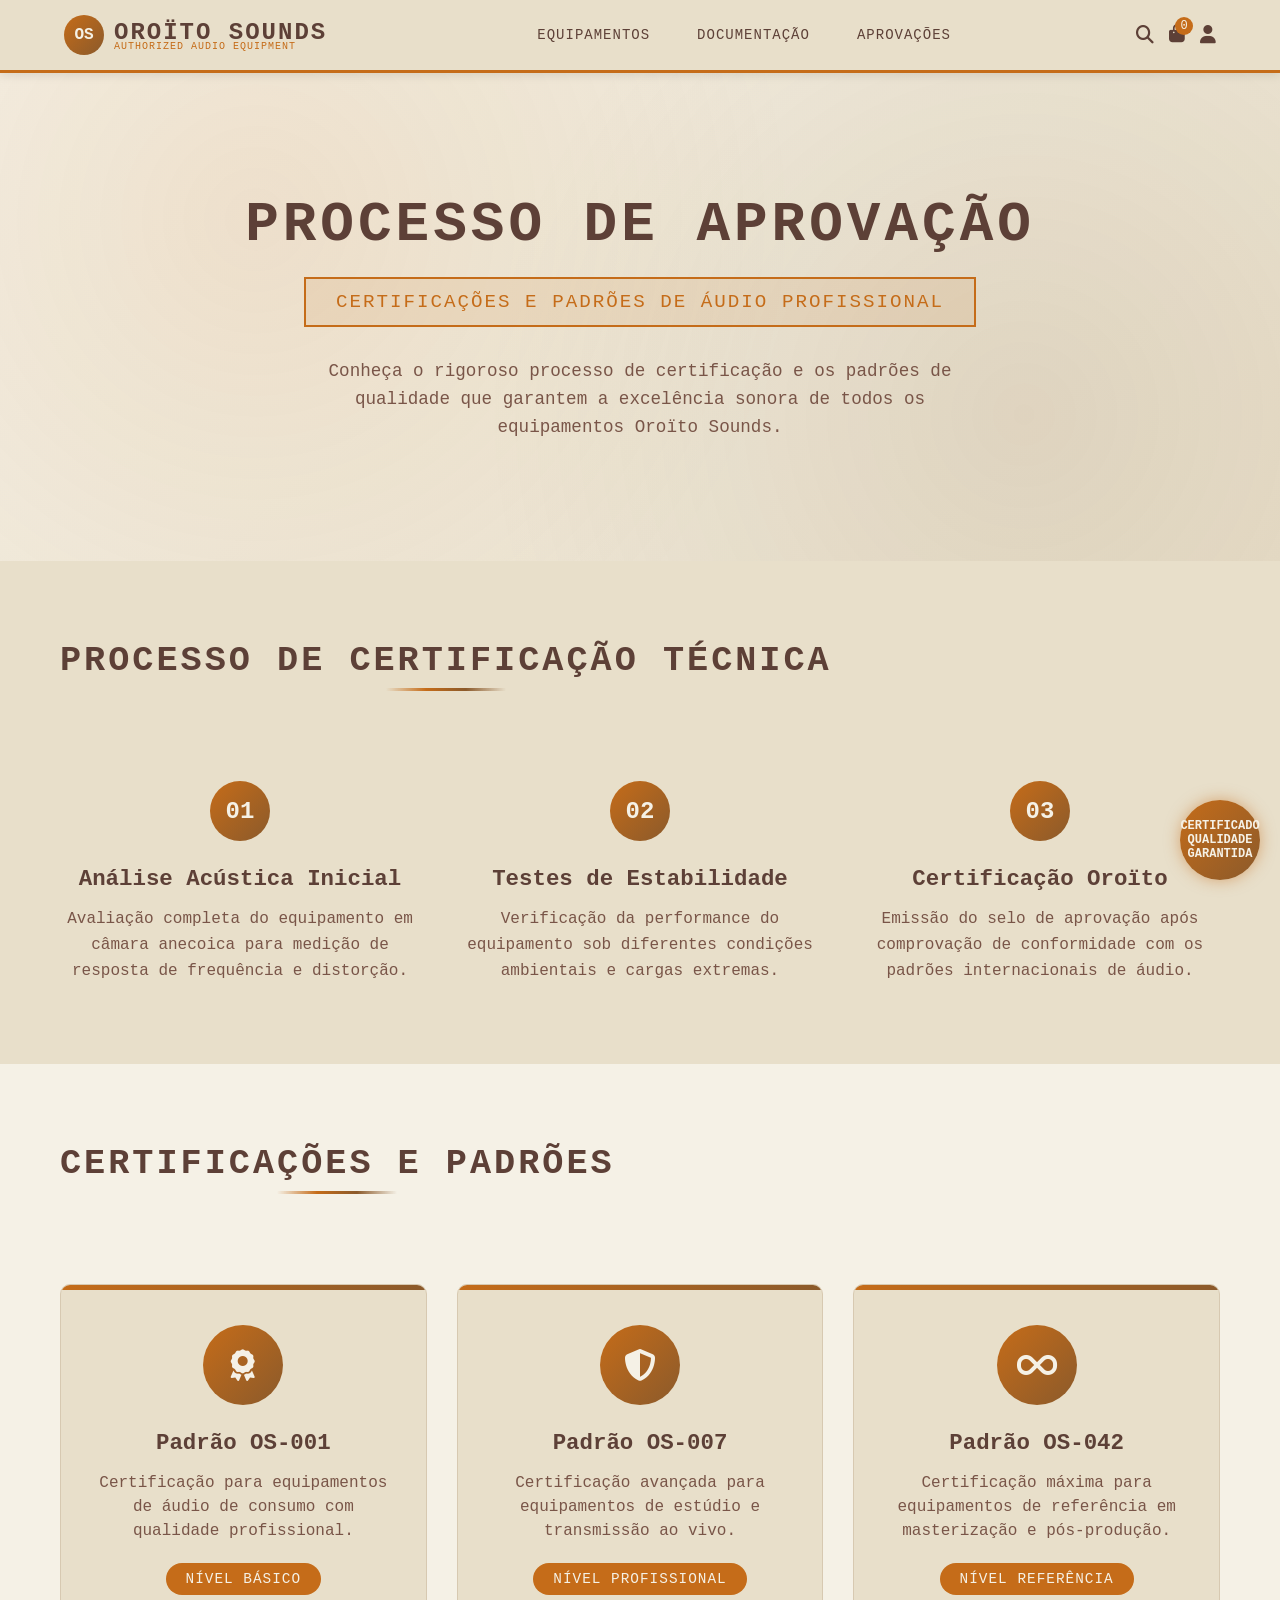
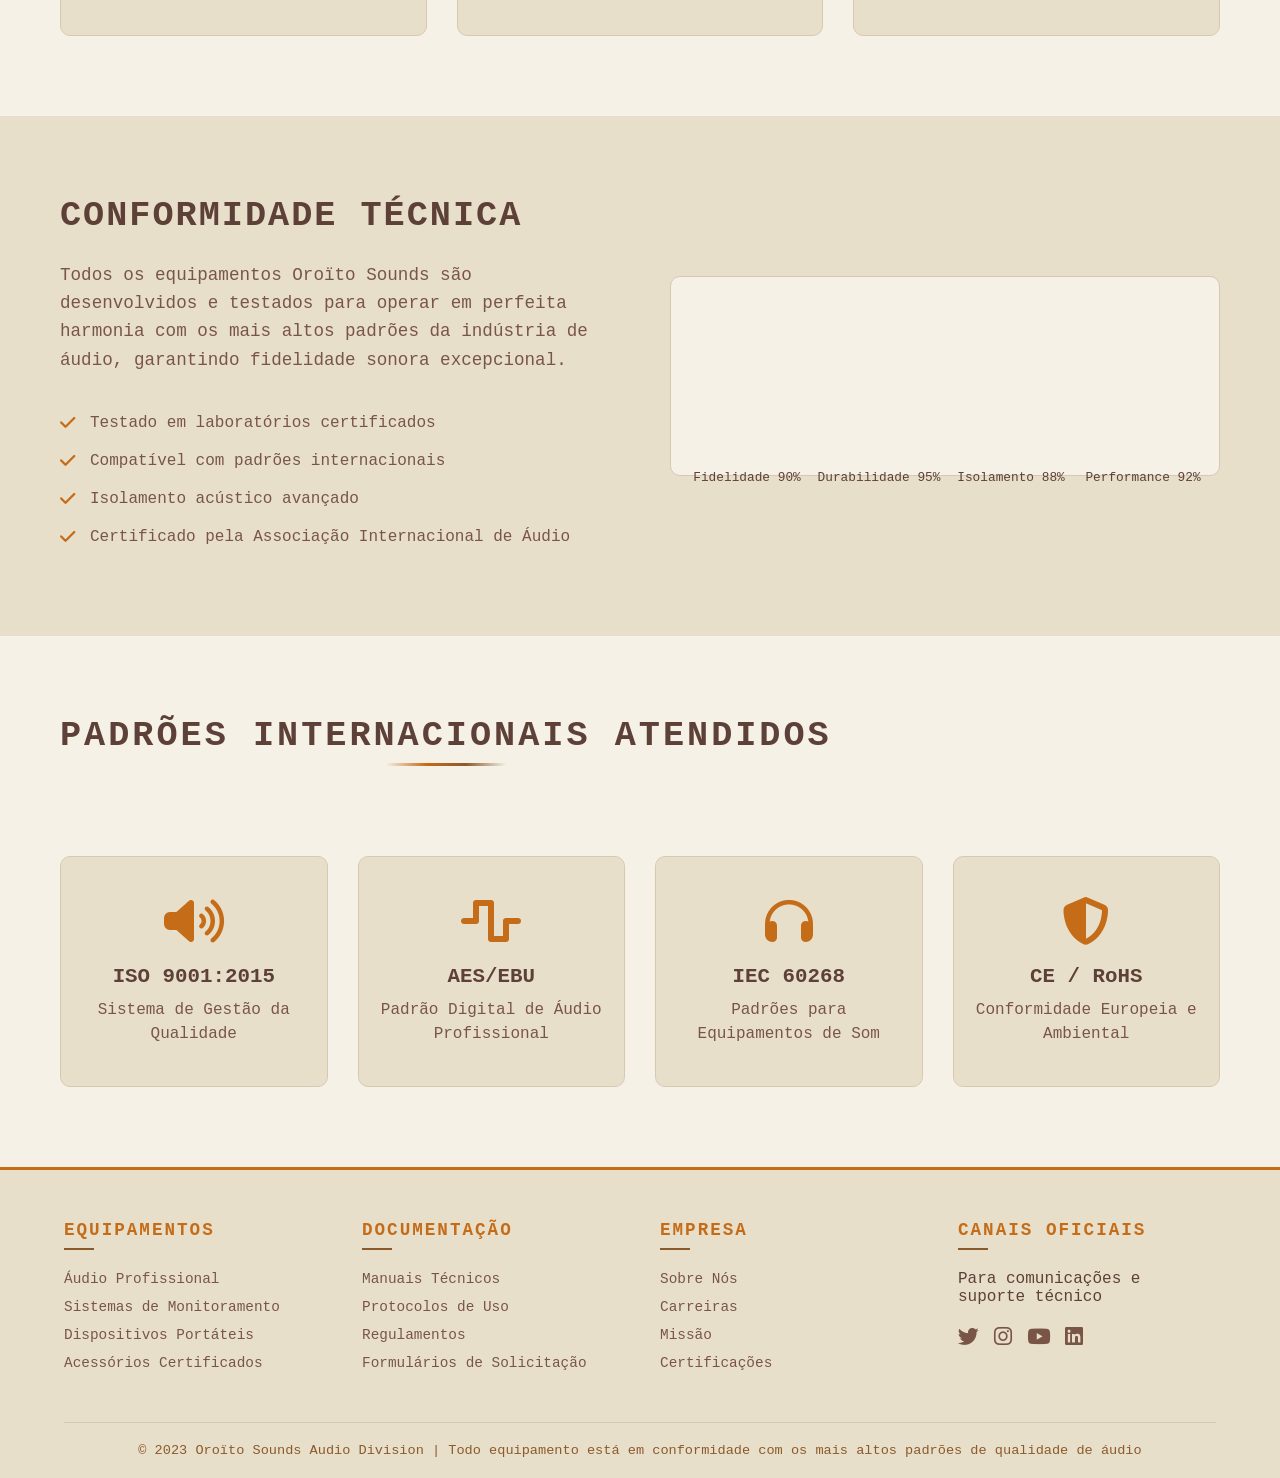
<file: aprovacoes.html>
<!DOCTYPE html>
<html lang="pt-br">
<head>
    <meta charset="UTF-8">
    <meta name="viewport" content="width=device-width, initial-scale=1.0">
    <title>Aprovações - Oroïto Sounds</title>
    <link rel="stylesheet" href="css/style.css">
    <link rel="stylesheet" href="css/responsive.css">
    <link rel="stylesheet" href="css/pages.css">
    <link rel="stylesheet" href="https://cdnjs.cloudflare.com/ajax/libs/font-awesome/6.4.0/css/all.min.css">
    <link href="https://fonts.googleapis.com/css2?family=IBM+Plex+Mono:wght@400;500;600;700&display=swap" rel="stylesheet">
</head>
<body>
    <!-- Header -->
    <header>
        <div class="logo">
            <a href="index.html" style="text-decoration: none; color: inherit; display: flex; align-items: center; gap: 10px;">
                <div class="logo-icon">OS</div>
                <div>
                    <div class="logo-text">Oroïto Sounds</div>
                    <div class="logo-subtitle">AUTHORIZED AUDIO EQUIPMENT</div>
                </div>
            </a>
        </div>
        <nav>
            <ul>
                <li><a href="index.html">Equipamentos</a></li>
                <li><a href="documentacao.html">Documentação</a></li>
                <li><a href="aprovacoes.html" class="active">Aprovações</a></li>
            </ul>
        </nav>
        <div class="header-icons">
            <i class="fas fa-search"></i>
            <div style="position: relative;">
                <i class="fas fa-shopping-bag" id="cart-icon"></i>
                <div class="cart-count" id="cart-count">0</div>
            </div>
            <i class="fas fa-user"></i>
        </div>
    </header>

    <!-- Hero Section -->
    <section class="page-hero">
        <h1>PROCESSO DE APROVAÇÃO</h1>
        <div class="hero-subtitle">CERTIFICAÇÕES E PADRÕES DE ÁUDIO PROFISSIONAL</div>
        <p>Conheça o rigoroso processo de certificação e os padrões de qualidade que garantem a excelência sonora de todos os equipamentos Oroïto Sounds.</p>
    </section>

    <!-- Approval Process -->
    <section class="approval-process">
        <div class="container">
            <h2 class="section-title">PROCESSO DE CERTIFICAÇÃO TÉCNICA</h2>
            <div class="process-steps">
                <div class="process-step">
                    <div class="step-number">01</div>
                    <div class="step-content">
                        <h3>Análise Acústica Inicial</h3>
                        <p>Avaliação completa do equipamento em câmara anecoica para medição de resposta de frequência e distorção.</p>
                    </div>
                </div>
                <div class="process-step">
                    <div class="step-number">02</div>
                    <div class="step-content">
                        <h3>Testes de Estabilidade</h3>
                        <p>Verificação da performance do equipamento sob diferentes condições ambientais e cargas extremas.</p>
                    </div>
                </div>
                <div class="process-step">
                    <div class="step-number">03</div>
                    <div class="step-content">
                        <h3>Certificação Oroïto</h3>
                        <p>Emissão do selo de aprovação após comprovação de conformidade com os padrões internacionais de áudio.</p>
                    </div>
                </div>
            </div>
        </div>
    </section>

    <!-- Certifications -->
    <section class="certifications">
        <div class="container">
            <h2 class="section-title">CERTIFICAÇÕES E PADRÕES</h2>
            <div class="cert-grid">
                <div class="cert-card">
                    <div class="cert-badge">
                        <i class="fas fa-award"></i>
                    </div>
                    <h3>Padrão OS-001</h3>
                    <p>Certificação para equipamentos de áudio de consumo com qualidade profissional.</p>
                    <span class="cert-level">Nível Básico</span>
                </div>
                <div class="cert-card">
                    <div class="cert-badge">
                        <i class="fas fa-shield-alt"></i>
                    </div>
                    <h3>Padrão OS-007</h3>
                    <p>Certificação avançada para equipamentos de estúdio e transmissão ao vivo.</p>
                    <span class="cert-level">Nível Profissional</span>
                </div>
                <div class="cert-card">
                    <div class="cert-badge">
                        <i class="fas fa-infinity"></i>
                    </div>
                    <h3>Padrão OS-042</h3>
                    <p>Certificação máxima para equipamentos de referência em masterização e pós-produção.</p>
                    <span class="cert-level">Nível Referência</span>
                </div>
            </div>
        </div>
    </section>

    <!-- Compliance -->
    <section class="compliance">
        <div class="container">
            <div class="compliance-content">
                <div class="compliance-text">
                    <h2>CONFORMIDADE TÉCNICA</h2>
                    <p>Todos os equipamentos Oroïto Sounds são desenvolvidos e testados para operar em perfeita harmonia com os mais altos padrões da indústria de áudio, garantindo fidelidade sonora excepcional.</p>
                    <ul class="compliance-list">
                        <li><i class="fas fa-check"></i> Testado em laboratórios certificados</li>
                        <li><i class="fas fa-check"></i> Compatível com padrões internacionais</li>
                        <li><i class="fas fa-check"></i> Isolamento acústico avançado</li>
                        <li><i class="fas fa-check"></i> Certificado pela Associação Internacional de Áudio</li>
                    </ul>
                </div>
                <div class="compliance-visual">
                    <div class="quality-visual">
                        <div class="quality-bar" style="height: 90%">
                            <div class="bar-label">Fidelidade 90%</div>
                        </div>
                        <div class="quality-bar" style="height: 95%">
                            <div class="bar-label">Durabilidade 95%</div>
                        </div>
                        <div class="quality-bar" style="height: 88%">
                            <div class="bar-label">Isolamento 88%</div>
                        </div>
                        <div class="quality-bar" style="height: 92%">
                            <div class="bar-label">Performance 92%</div>
                        </div>
                    </div>
                </div>
            </div>
        </div>
    </section>

    <!-- Standards -->
    <section class="standards">
        <div class="container">
            <h2 class="section-title">PADRÕES INTERNACIONAIS ATENDIDOS</h2>
            <div class="standards-list">
                <div class="standard-item">
                    <i class="fas fa-volume-up"></i>
                    <h3>ISO 9001:2015</h3>
                    <p>Sistema de Gestão da Qualidade</p>
                </div>
                <div class="standard-item">
                    <i class="fas fa-wave-square"></i>
                    <h3>AES/EBU</h3>
                    <p>Padrão Digital de Áudio Profissional</p>
                </div>
                <div class="standard-item">
                    <i class="fas fa-headphones"></i>
                    <h3>IEC 60268</h3>
                    <p>Padrões para Equipamentos de Som</p>
                </div>
                <div class="standard-item">
                    <i class="fas fa-shield-alt"></i>
                    <h3>CE / RoHS</h3>
                    <p>Conformidade Europeia e Ambiental</p>
                </div>
            </div>
        </div>
    </section>

    <!-- Footer -->
    <footer>
        <div class="footer-content">
            <div class="footer-column">
                <h4>Equipamentos</h4>
                <ul>
                    <li><a href="index.html">Áudio Profissional</a></li>
                    <li><a href="index.html">Sistemas de Monitoramento</a></li>
                    <li><a href="index.html">Dispositivos Portáteis</a></li>
                    <li><a href="index.html">Acessórios Certificados</a></li>
                </ul>
            </div>
            <div class="footer-column">
                <h4>Documentação</h4>
                <ul>
                    <li><a href="documentacao.html">Manuais Técnicos</a></li>
                    <li><a href="documentacao.html">Protocolos de Uso</a></li>
                    <li><a href="documentacao.html">Regulamentos</a></li>
                    <li><a href="documentacao.html">Formulários de Solicitação</a></li>
                </ul>
            </div>
            <div class="footer-column">
                <h4>Empresa</h4>
                <ul>
                    <li><a href="aprovacoes.html">Sobre Nós</a></li>
                    <li><a href="aprovacoes.html">Carreiras</a></li>
                    <li><a href="aprovacoes.html">Missão</a></li>
                    <li><a href="aprovacoes.html">Certificações</a></li>
                </ul>
            </div>
            <div class="footer-column">
                <h4>Canais Oficiais</h4>
                <p>Para comunicações e suporte técnico</p>
                <div class="social-icons">
                    <i class="fab fa-twitter"></i>
                    <i class="fab fa-instagram"></i>
                    <i class="fab fa-youtube"></i>
                    <i class="fab fa-linkedin"></i>
                </div>
            </div>
        </div>
        <div class="footer-bottom">
            <p>&copy; 2023 Oroïto Sounds Audio Division | Todo equipamento está em conformidade com os mais altos padrões de qualidade de áudio</p>
        </div>
    </footer>

    <!-- Selo de Qualidade -->
    <div class="tva-stamp">CERTIFICADO<br>QUALIDADE<br>GARANTIDA</div>

    <script>
    // Animação para a página de aprovações
    document.addEventListener('DOMContentLoaded', function() {
        // Animação dos passos do processo
        const processSteps = document.querySelectorAll('.process-step');
        const certCards = document.querySelectorAll('.cert-card');
        const standardItems = document.querySelectorAll('.standard-item');
        
        function animateOnScroll() {
            const windowHeight = window.innerHeight;
            
            // Animar passos do processo
            processSteps.forEach((step, index) => {
                const rect = step.getBoundingClientRect();
                if (rect.top < windowHeight * 0.8) {
                    setTimeout(() => {
                        step.classList.add('animated');
                    }, index * 200);
                }
            });
            
            // Animar cards de certificação
            certCards.forEach((card, index) => {
                const rect = card.getBoundingClientRect();
                if (rect.top < windowHeight * 0.8) {
                    setTimeout(() => {
                        card.classList.add('animated');
                    }, index * 150);
                }
            });
            
            // Animar itens de padrões
            standardItems.forEach((item, index) => {
                const rect = item.getBoundingClientRect();
                if (rect.top < windowHeight * 0.8) {
                    setTimeout(() => {
                        item.classList.add('animated');
                    }, index * 100);
                }
            });
        }
        
        // Observador de interseção para melhor performance
        const observerOptions = {
            threshold: 0.3,
            rootMargin: '0px 0px -100px 0px'
        };
        
        const observer = new IntersectionObserver((entries) => {
            entries.forEach(entry => {
                if (entry.isIntersecting) {
                    if (entry.target.classList.contains('process-step')) {
                        setTimeout(() => {
                            entry.target.classList.add('animated');
                        }, Array.from(processSteps).indexOf(entry.target) * 200);
                    } else if (entry.target.classList.contains('cert-card')) {
                        setTimeout(() => {
                            entry.target.classList.add('animated');
                        }, Array.from(certCards).indexOf(entry.target) * 150);
                    } else if (entry.target.classList.contains('standard-item')) {
                        setTimeout(() => {
                            entry.target.classList.add('animated');
                        }, Array.from(standardItems).indexOf(entry.target) * 100);
                    }
                }
            });
        }, observerOptions);
        
        // Observar todos os elementos animáveis
        processSteps.forEach(step => observer.observe(step));
        certCards.forEach(card => observer.observe(card));
        standardItems.forEach(item => observer.observe(item));
        
        // Animar barras de qualidade
        const qualityBars = document.querySelectorAll('.quality-bar');
        qualityBars.forEach(bar => {
            bar.style.height = '0%';
            setTimeout(() => {
                const targetHeight = bar.style.height;
                bar.style.height = '0%';
                setTimeout(() => {
                    bar.style.transition = 'height 1.5s ease-in-out';
                    bar.style.height = targetHeight;
                }, 500);
            }, 1000);
        });
        
        // Inicializar animações
        animateOnScroll();
        window.addEventListener('scroll', animateOnScroll);
    });
</script>
</body>
</html>
</file>
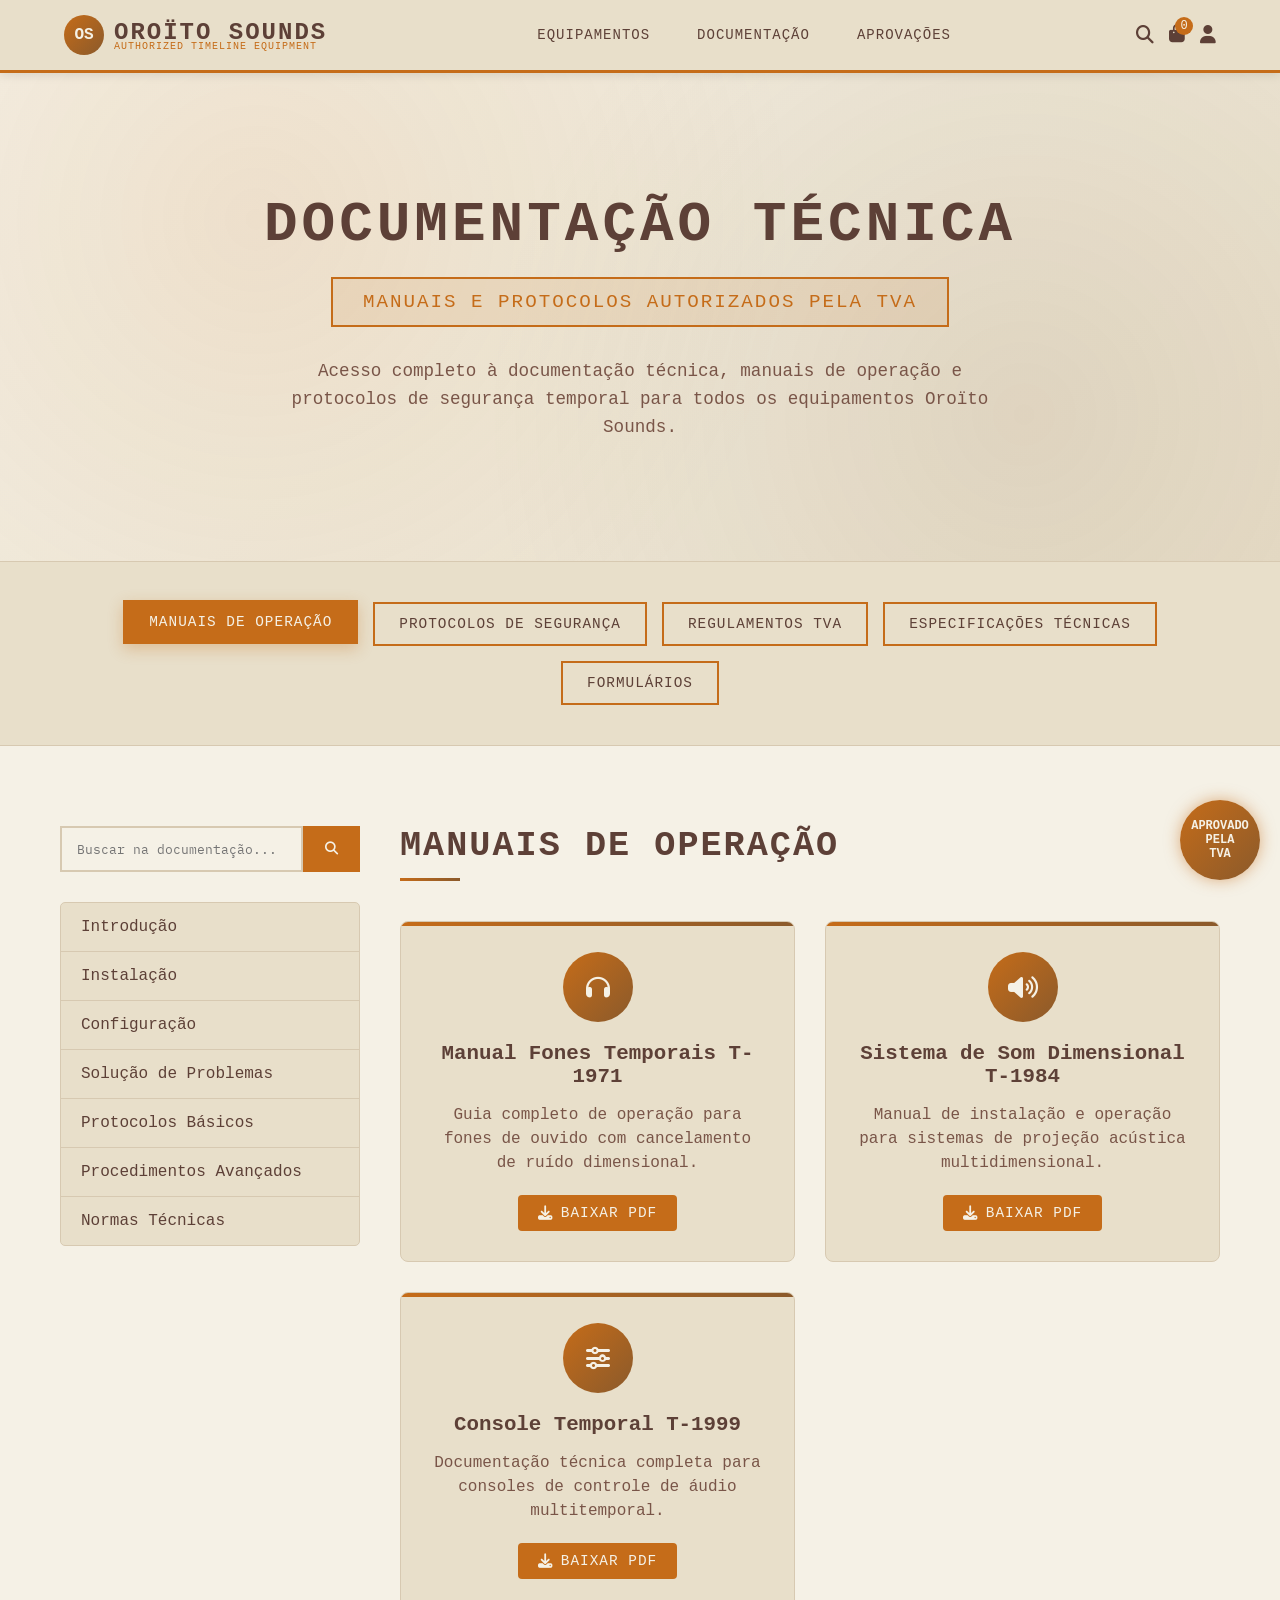
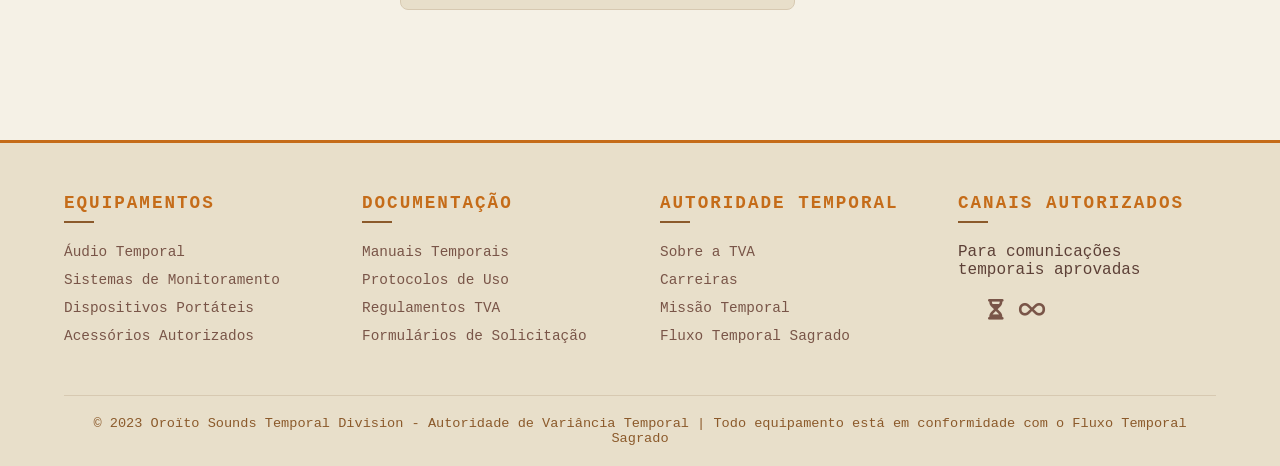
<file: documentacao.html>
<!DOCTYPE html>
<html lang="pt-br">
<head>
    <meta charset="UTF-8">
    <meta name="viewport" content="width=device-width, initial-scale=1.0">
    <title>Documentação - Oroïto Sounds</title>
    <link rel="stylesheet" href="css/style.css">
    <link rel="stylesheet" href="css/responsive.css">
    <link rel="stylesheet" href="css/pages.css">
    <link rel="stylesheet" href="https://cdnjs.cloudflare.com/ajax/libs/font-awesome/6.4.0/css/all.min.css">
    <link href="https://fonts.googleapis.com/css2?family=IBM+Plex+Mono:wght@400;500;600;700&display=swap" rel="stylesheet">
</head>
<body>
    <!-- Header -->
    <header>
        <div class="logo">
            <a href="index.html" style="text-decoration: none; color: inherit; display: flex; align-items: center; gap: 10px;">
                <div class="logo-icon">OS</div>
                <div>
                    <div class="logo-text">Oroïto Sounds</div>
                    <div class="logo-subtitle">AUTHORIZED TIMELINE EQUIPMENT</div>
                </div>
            </a>
        </div>
        <nav>
    <ul>
        <li><a href="index.html">Equipamentos</a></li>
        <li><a href="documentacao.html" class="active">Documentação</a></li>
        <li><a href="aprovacoes.html">Aprovações</a></li>
    </ul>
</nav>
        <div class="header-icons">
            <i class="fas fa-search"></i>
            <div style="position: relative;">
                <i class="fas fa-shopping-bag" id="cart-icon"></i>
                <div class="cart-count" id="cart-count">0</div>
            </div>
            <i class="fas fa-user"></i>
        </div>
    </header>

    <!-- Hero Section -->
    <section class="page-hero">
        <h1>DOCUMENTAÇÃO TÉCNICA</h1>
        <div class="hero-subtitle">MANUAIS E PROTOCOLOS AUTORIZADOS PELA TVA</div>
        <p>Acesso completo à documentação técnica, manuais de operação e protocolos de segurança temporal para todos os equipamentos Oroïto Sounds.</p>
    </section>

    <!-- Documentation Navigation -->
    <section class="docs-nav">
        <div class="container">
            <div class="docs-categories">
                <button class="docs-category active" data-category="manuals">Manuais de Operação</button>
                <button class="docs-category" data-category="protocols">Protocolos de Segurança</button>
                <button class="docs-category" data-category="regulations">Regulamentos TVA</button>
                <button class="docs-category" data-category="technical">Especificações Técnicas</button>
                <button class="docs-category" data-category="forms">Formulários</button>
            </div>
        </div>
    </section>

    <!-- Documentation Content -->
    <section class="docs-content">
        <div class="container">
            <div class="docs-sidebar">
                <div class="docs-search">
                    <input type="text" placeholder="Buscar na documentação..." class="search-input">
                    <button class="search-btn"><i class="fas fa-search"></i></button>
                </div>
                <div class="docs-menu" id="docs-menu">
                    <!-- Menu será gerado via JavaScript -->
                </div>
            </div>
            
            <div class="docs-main">
                <div class="docs-section active" id="manuals">
                    <h2>Manuais de Operação</h2>
                    <div class="docs-grid">
                        <div class="doc-card">
                            <div class="doc-icon">
                                <i class="fas fa-headphones"></i>
                            </div>
                            <h3>Manual Fones Temporais T-1971</h3>
                            <p>Guia completo de operação para fones de ouvido com cancelamento de ruído dimensional.</p>
                            <a href="#" class="doc-download">
                                <i class="fas fa-download"></i>
                                Baixar PDF
                            </a>
                        </div>
                        <div class="doc-card">
                            <div class="doc-icon">
                                <i class="fas fa-volume-up"></i>
                            </div>
                            <h3>Sistema de Som Dimensional T-1984</h3>
                            <p>Manual de instalação e operação para sistemas de projeção acústica multidimensional.</p>
                            <a href="#" class="doc-download">
                                <i class="fas fa-download"></i>
                                Baixar PDF
                            </a>
                        </div>
                        <div class="doc-card">
                            <div class="doc-icon">
                                <i class="fas fa-sliders-h"></i>
                            </div>
                            <h3>Console Temporal T-1999</h3>
                            <p>Documentação técnica completa para consoles de controle de áudio multitemporal.</p>
                            <a href="#" class="doc-download">
                                <i class="fas fa-download"></i>
                                Baixar PDF
                            </a>
                        </div>
                    </div>
                </div>
                
                <div class="docs-section" id="protocols">
                    <h2>Protocolos de Segurança Temporal</h2>
                    <div class="protocol-list">
                        <div class="protocol-item">
                            <h3>Protocolo 001: Inicialização Segura</h3>
                            <p>Procedimentos para inicialização segura de equipamentos em diferentes linhas temporais.</p>
                            <span class="protocol-level">Nível de Segurança: ALTO</span>
                        </div>
                        <div class="protocol-item">
                            <h3>Protocolo 002: Manutenção Temporal</h3>
                            <p>Diretrizes para manutenção preventiva em ambientes com variação temporal.</p>
                            <span class="protocol-level">Nível de Segurança: MÉDIO</span>
                        </div>
                        <div class="protocol-item">
                            <h3>Protocolo 003: Emergências Temporais</h3>
                            <p>Procedimentos de emergência para falhas de equipamento durante viagens temporais.</p>
                            <span class="protocol-level">Nível de Segurança: CRÍTICO</span>
                        </div>
                    </div>
                </div>
            </div>
        </div>
    </section>

    <!-- Footer -->
    <footer>
        <div class="footer-content">
            <div class="footer-column">
                <h4>Equipamentos</h4>
                <ul>
                    <li><a href="produtos.html">Áudio Temporal</a></li>
                    <li><a href="produtos.html">Sistemas de Monitoramento</a></li>
                    <li><a href="produtos.html">Dispositivos Portáteis</a></li>
                    <li><a href="produtos.html">Acessórios Autorizados</a></li>
                </ul>
            </div>
            <div class="footer-column">
                <h4>Documentação</h4>
                <ul>
                    <li><a href="documentacao.html">Manuais Temporais</a></li>
                    <li><a href="documentacao.html">Protocolos de Uso</a></li>
                    <li><a href="documentacao.html">Regulamentos TVA</a></li>
                    <li><a href="documentacao.html">Formulários de Solicitação</a></li>
                </ul>
            </div>
            <div class="footer-column">
                <h4>Autoridade Temporal</h4>
                <ul>
                    <li><a href="linha-do-tempo.html">Sobre a TVA</a></li>
                    <li><a href="aprovacoes.html">Carreiras</a></li>
                    <li><a href="linha-do-tempo.html">Missão Temporal</a></li>
                    <li><a href="linha-do-tempo.html">Fluxo Temporal Sagrado</a></li>
                </ul>
            </div>
            <div class="footer-column">
                <h4>Canais Autorizados</h4>
                <p>Para comunicações temporais aprovadas</p>
                <div class="social-icons">
                    <i class="fab fa-temporal"></i>
                    <i class="fas fa-time-circle"></i>
                    <i class="fas fa-hourglass-half"></i>
                    <i class="fas fa-infinity"></i>
                </div>
            </div>
        </div>
        <div class="footer-bottom">
            <p>&copy; 2023 Oroïto Sounds Temporal Division - Autoridade de Variância Temporal | Todo equipamento está em conformidade com o Fluxo Temporal Sagrado</p>
        </div>
    </footer>

    <!-- Selo TVA -->
    <div class="tva-stamp">APROVADO<br>PELA<br>TVA</div>

    <script src="js/documentation.js"></script>
    <script src="js/main.js"></script>
</body>
</html>
</file>
<file: css/style.css>
/* Reset e estilos base */
* {
    margin: 0;
    padding: 0;
    box-sizing: border-box;
    font-family: 'Courier New', 'IBM Plex Mono', monospace;
}

body {
    background-color: #f5f1e6; /* Creme claro */
    color: #5d4037; /* Castanho escuro */
    overflow-x: hidden;
    background-image: 
        linear-gradient(rgba(120, 81, 45, 0.05) 1px, transparent 1px),
        linear-gradient(90deg, rgba(120, 81, 45, 0.05) 1px, transparent 1px);
    background-size: 30px 30px;
}

/* Efeitos de TVA */
body::before {
    content: "";
    position: fixed;
    top: 0;
    left: 0;
    width: 100%;
    height: 100%;
    background: 
        radial-gradient(circle at 20% 30%, rgba(197, 108, 25, 0.03) 0%, transparent 50%),
        radial-gradient(circle at 80% 70%, rgba(120, 81, 45, 0.03) 0%, transparent 50%);
    pointer-events: none;
    z-index: -1;
}

/* Header estilo TVA */
header {
    display: flex;
    justify-content: space-between;
    align-items: center;
    padding: 15px 5%;
    background-color: #e8dfca; /* Creme mais escuro */
    border-bottom: 3px solid #c56c19; /* Laranja torrado */
    box-shadow: 0 2px 10px rgba(0, 0, 0, 0.1);
    position: sticky;
    top: 0;
    z-index: 100;
}

.logo {
    display: flex;
    align-items: center;
    gap: 10px;
}

.logo-icon {
    width: 40px;
    height: 40px;
    background: linear-gradient(135deg, #c56c19, #8b5a2b); /* Laranja torrado e castanho */
    border-radius: 50%;
    display: flex;
    align-items: center;
    justify-content: center;
    font-weight: bold;
    color: #f5f1e6; /* Creme claro */
}

.logo-text {
    font-size: 24px;
    font-weight: 700;
    text-transform: uppercase;
    letter-spacing: 2px;
    color: #5d4037; /* Castanho escuro */
}

.logo-subtitle {
    font-size: 10px;
    color: #c56c19; /* Laranja torrado */
    letter-spacing: 1px;
    margin-top: -5px;
}

nav ul {
    display: flex;
    list-style: none;
}

nav ul li {
    margin-left: 25px;
    position: relative;
}

nav ul li a {
    color: #5d4037; /* Castanho escuro */
    text-decoration: none;
    font-size: 14px;
    text-transform: uppercase;
    letter-spacing: 1px;
    transition: all 0.3s ease;
    padding: 5px 10px;
    border: 1px solid transparent;
}

nav ul li a:hover {
    color: #c56c19; /* Laranja torrado */
    border: 1px solid #c56c19;
    background-color: rgba(197, 108, 25, 0.1);
}

.header-icons {
    display: flex;
    gap: 15px;
    align-items: center;
}

.header-icons i {
    font-size: 18px;
    cursor: pointer;
    transition: all 0.3s ease;
    color: #5d4037; /* Castanho escuro */
}

.header-icons i:hover {
    color: #c56c19; /* Laranja torrado */
    transform: scale(1.1);
}

.cart-count {
    background-color: #c56c19;
    color: #f5f1e6;
    border-radius: 50%;
    width: 18px;
    height: 18px;
    font-size: 12px;
    display: flex;
    align-items: center;
    justify-content: center;
    position: absolute;
    top: -8px;
    right: -8px;
}

/* Hero Section estilo TVA */
.hero {
    height: 80vh;
    display: flex;
    flex-direction: column;
    justify-content: center;
    align-items: center;
    text-align: center;
    padding: 0 10%;
    position: relative;
    overflow: hidden;
    background: 
        radial-gradient(circle at 20% 50%, rgba(197, 108, 25, 0.1) 0%, transparent 50%),
        radial-gradient(circle at 80% 20%, rgba(120, 81, 45, 0.1) 0%, transparent 50%);
}

.hero::before {
    content: "";
    position: absolute;
    top: 0;
    left: 0;
    width: 100%;
    height: 100%;
    background: url('data:image/svg+xml;utf8,<svg xmlns="http://www.w3.org/2000/svg" width="100" height="100" viewBox="0 0 100 100"><rect width="100" height="100" fill="none" stroke="%23c56c19" stroke-width="0.5" opacity="0.1"/></svg>');
    z-index: -1;
}

.hero h1 {
    font-size: 3.5rem;
    margin-bottom: 20px;
    text-transform: uppercase;
    letter-spacing: 4px;
    color: #5d4037; /* Castanho escuro */
    text-shadow: 2px 2px 4px rgba(0, 0, 0, 0.1);
    position: relative;
}

.hero h1::after {
    content: "";
    position: absolute;
    bottom: -10px;
    left: 50%;
    transform: translateX(-50%);
    width: 200px;
    height: 3px;
    background: linear-gradient(90deg, transparent, #c56c19, #8b5a2b, transparent);
}

.hero p {
    font-size: 1.1rem;
    margin-bottom: 30px;
    max-width: 700px;
    line-height: 1.6;
    color: #795548; /* Castanho médio */
}

.hero-subtitle {
    font-size: 1rem;
    color: #c56c19; /* Laranja torrado */
    margin-bottom: 40px;
    text-transform: uppercase;
    letter-spacing: 2px;
    border: 1px solid #c56c19;
    padding: 8px 20px;
    background-color: rgba(197, 108, 25, 0.1);
}

.cta-button {
    padding: 12px 35px;
    background: transparent;
    color: #5d4037; /* Castanho escuro */
    border: 2px solid #c56c19; /* Laranja torrado */
    font-size: 1rem;
    text-transform: uppercase;
    letter-spacing: 2px;
    cursor: pointer;
    transition: all 0.3s ease;
    position: relative;
    overflow: hidden;
    z-index: 1;
    font-weight: bold;
}

.cta-button::before {
    content: "";
    position: absolute;
    top: 0;
    left: -100%;
    width: 100%;
    height: 100%;
    background: linear-gradient(90deg, transparent, rgba(197, 108, 25, 0.3), transparent);
    transition: all 0.6s ease;
    z-index: -1;
}

.cta-button:hover {
    color: #f5f1e6; /* Creme claro */
    background-color: #c56c19; /* Laranja torrado */
    box-shadow: 0 0 15px rgba(197, 108, 25, 0.5);
}

.cta-button:hover::before {
    left: 100%;
}

/* Filtros de produtos */
.product-filters {
    display: flex;
    justify-content: center;
    gap: 15px;
    margin-bottom: 30px;
    flex-wrap: wrap;
}

.filter-btn {
    padding: 8px 20px;
    background: transparent;
    color: #5d4037;
    border: 1px solid #c56c19;
    font-size: 0.9rem;
    text-transform: uppercase;
    letter-spacing: 1px;
    cursor: pointer;
    transition: all 0.3s ease;
}

.filter-btn:hover, .filter-btn.active {
    background-color: #c56c19;
    color: #f5f1e6;
}

/* Produtos - Estilo TVA com Scroll Horizontal Compacto */
.products {
    padding: 80px 5%;
    text-align: center;
    background-color: #e8dfca; /* Creme mais escuro */
    border-top: 1px solid #d7c9b1;
    border-bottom: 1px solid #d7c9b1;
    position: relative;
}

.section-title {
    font-size: 2.2rem;
    margin-bottom: 50px;
    text-transform: uppercase;
    letter-spacing: 3px;
    position: relative;
    display: inline-block;
    color: #5d4037; /* Castanho escuro */
}

.section-title::after {
    content: "";
    position: absolute;
    bottom: -10px;
    left: 50%;
    transform: translateX(-50%);
    width: 120px;
    height: 3px;
    background: linear-gradient(90deg, transparent, #c56c19, #8b5a2b, transparent);
}

.products-container {
    position: relative;
    max-width: 100%;
    overflow: hidden;
}

.product-scroll {
    display: flex;
    overflow-x: auto;
    scroll-behavior: smooth;
    gap: 20px;
    padding: 20px 10px 40px;
    scrollbar-width: none; /* Firefox */
    -ms-overflow-style: none; /* IE and Edge */
}

.product-scroll::-webkit-scrollbar {
    display: none; /* Chrome, Safari and Opera */
}

.product-card {
    background: #f5f1e6; /* Creme claro */
    border: 1px solid #d7c9b1;
    border-radius: 5px;
    padding: 20px;
    transition: all 0.4s ease;
    position: relative;
    overflow: hidden;
    box-shadow: 0 5px 15px rgba(0, 0, 0, 0.1);
    min-width: 280px; /* Reduzido de 320px */
    flex-shrink: 0;
    height: 420px; /* Altura fixa para consistência */
    display: flex;
    flex-direction: column;
    opacity: 0;
    transform: translateY(20px);
    animation: fadeInUp 0.6s ease forwards;
}

.product-card:nth-child(1) { animation-delay: 0.1s; }
.product-card:nth-child(2) { animation-delay: 0.2s; }
.product-card:nth-child(3) { animation-delay: 0.3s; }
.product-card:nth-child(4) { animation-delay: 0.4s; }
.product-card:nth-child(5) { animation-delay: 0.5s; }
.product-card:nth-child(6) { animation-delay: 0.6s; }

@keyframes fadeInUp {
    to {
        opacity: 1;
        transform: translateY(0);
    }
}

.file-tab {
    position: absolute;
    top: 10px;
    right: -30px;
    background: #c56c19;
    color: #f5f1e6;
    padding: 5px 30px;
    font-size: 0.7rem;
    text-transform: uppercase;
    letter-spacing: 1px;
    transform: rotate(45deg);
    box-shadow: 0 2px 5px rgba(0,0,0,0.2);
}

.product-card::before {
    content: "";
    position: absolute;
    top: 0;
    left: 0;
    width: 100%;
    height: 5px;
    background: linear-gradient(90deg, #c56c19, #8b5a2b);
}

.product-card:hover {
    transform: translateY(-5px);
    box-shadow: 0 10px 25px rgba(0, 0, 0, 0.15);
    border-color: #c56c19;
}

.product-card img {
    width: 100%;
    height: 100px; /* REDUZIDO - era 150px */
    object-fit: contain;
    margin-bottom: 10px;
    filter: sepia(30%) contrast(110%);
    transition: all 0.4s ease;
}

.product-card:hover img {
    filter: sepia(10%) contrast(120%);
    transform: scale(1.03);
}

.product-card h3 {
    font-size: 1.2rem; /* Reduzido de 1.4rem */
    margin-bottom: 10px;
    color: #5d4037; /* Castanho escuro */
    text-transform: uppercase;
    letter-spacing: 1px;
    line-height: 1.3;
}

.product-card p {
    margin-bottom: 10px;
    line-height: 1.3;
    color: #795548;
    font-size: 0.9rem; /* Fonte maior */
    flex-grow: 1;
    overflow: hidden;
    display: -webkit-box;
    -webkit-line-clamp: 2; /* Reduzir de 3 para 2 linhas */
    -webkit-box-orient: vertical;
}

.product-price {
    font-size: 1.1rem; /* Reduzido de 1.3rem */
    color: #c56c19; /* Laranja torrado */
    margin-bottom: 15px;
    font-weight: bold;
}

.product-id {
    font-size: 0.55rem; /* REDUZIDO */
    color: #8b5a2b;
    margin-bottom: 8px;
    text-transform: uppercase;
    letter-spacing: 0.5px;
}

.product-actions {
    display: flex;
    justify-content: space-between;
    gap: 10px;
    margin-top: auto;
}

/* Botões menores para caber no card reduzido */
.quantity-controls {
    display: flex;
    align-items: center;
    gap: 5px;
}

.quantity-btn {
    width: 28px; /* Reduzido de 30px */
    height: 28px;
    background: #e8dfca;
    border: 1px solid #c56c19;
    color: #5d4037;
    cursor: pointer;
    font-weight: bold;
    font-size: 0.9rem;
}

.quantity-btn:hover {
    background: #c56c19;
    color: #f5f1e6;
}

.quantity-display {
    min-width: 25px;
    text-align: center;
    font-weight: bold;
    font-size: 0.9rem;
}

.add-to-cart {
    padding: 8px 15px;
    font-size: 0.85rem;
}

/* Setas de navegação */
.scroll-arrow {
    position: absolute;
    top: 50%;
    transform: translateY(-50%);
    width: 45px; /* Reduzido de 50px */
    height: 45px;
    background: rgba(197, 108, 25, 0.8);
    color: #f5f1e6;
    border: none;
    border-radius: 50%;
    font-size: 1.3rem; /* Reduzido de 1.5rem */
    cursor: pointer;
    display: flex;
    align-items: center;
    justify-content: center;
    z-index: 10;
    transition: all 0.3s ease;
}

.scroll-arrow:hover {
    background: #c56c19;
    transform: translateY(-50%) scale(1.1);
}

.arrow-left {
    left: 15px; /* Reduzido de 20px */
}

.arrow-right {
    right: 15px;
}

/* Indicadores de scroll */
.scroll-indicators {
    display: flex;
    justify-content: center;
    gap: 8px;
    margin-top: 20px;
}

.scroll-indicator {
    width: 10px; /* Reduzido de 12px */
    height: 10px;
    border-radius: 50%;
    background: #d7c9b1;
    cursor: pointer;
    transition: all 0.3s ease;
}

.scroll-indicator.active {
    background: #c56c19;
    transform: scale(1.2);
}

/* Loading */
.loading {
    display: flex;
    justify-content: center;
    align-items: center;
    padding: 40px;
}

.loading-spinner {
    width: 40px;
    height: 40px;
    border: 4px solid rgba(197, 108, 25, 0.2);
    border-left: 4px solid #c56c19;
    border-radius: 50%;
    animation: spin 1s linear infinite;
}

@keyframes spin {
    0% { transform: rotate(0deg); }
    100% { transform: rotate(360deg); }
}

/* Carrinho de Compras */
.cart-modal {
    display: none;
    position: fixed;
    top: 0;
    right: 0;
    width: 380px; /* Reduzido de 400px */
    height: 100%;
    background: #f5f1e6;
    box-shadow: -5px 0 15px rgba(0, 0, 0, 0.2);
    z-index: 1000;
    overflow-y: auto;
    padding: 20px;
    border-left: 3px solid #c56c19;
}

.cart-header {
    display: flex;
    justify-content: space-between;
    align-items: center;
    margin-bottom: 20px;
    padding-bottom: 10px;
    border-bottom: 2px solid #d7c9b1;
}

.cart-title {
    font-size: 1.3rem; /* Reduzido de 1.5rem */
    color: #5d4037;
    text-transform: uppercase;
    letter-spacing: 2px;
}

.close-cart {
    background: none;
    border: none;
    font-size: 1.3rem; /* Reduzido de 1.5rem */
    color: #5d4037;
    cursor: pointer;
}

.close-cart:hover {
    color: #c56c19;
}

.cart-items {
    margin-bottom: 20px;
}

.cart-item {
    display: flex;
    justify-content: space-between;
    align-items: center;
    padding: 10px 0;
    border-bottom: 1px solid #d7c9b1;
}

.cart-item-info {
    flex: 1;
}

.cart-item-name {
    font-weight: bold;
    color: #5d4037;
    margin-bottom: 5px;
    font-size: 0.9rem;
}

.cart-item-price {
    color: #c56c19;
    font-weight: bold;
    font-size: 0.9rem;
}

.cart-item-quantity {
    display: flex;
    align-items: center;
    gap: 10px;
    font-size: 0.9rem;
}

.cart-item-total {
    font-weight: bold;
    color: #5d4037;
    font-size: 0.9rem;
}

.cart-summary {
    border-top: 2px solid #d7c9b1;
    padding-top: 20px;
}

.cart-total {
    display: flex;
    justify-content: space-between;
    font-size: 1.1rem; /* Reduzido de 1.2rem */
    font-weight: bold;
    margin-bottom: 20px;
    color: #5d4037;
}

.checkout-btn {
    width: 100%;
    padding: 10px; /* Reduzido de 12px */
    background: #c56c19;
    color: #f5f1e6;
    border: none;
    font-size: 0.9rem; /* Reduzido de 1rem */
    text-transform: uppercase;
    letter-spacing: 2px;
    cursor: pointer;
    transition: all 0.3s ease;
    font-weight: bold;
}

.checkout-btn:hover {
    background: #8b5a2b;
    box-shadow: 0 5px 15px rgba(197, 108, 25, 0.3);
}

.empty-cart {
    text-align: center;
    padding: 40px 0;
    color: #795548;
}

/* Footer estilo TVA */
footer {
    background-color: #e8dfca; /* Creme mais escuro */
    padding: 50px 5% 20px;
    border-top: 3px solid #c56c19; /* Laranja torrado */
}

.footer-content {
    display: grid;
    grid-template-columns: repeat(auto-fit, minmax(200px, 1fr));
    gap: 40px;
    margin-bottom: 40px;
}

.footer-column h4 {
    font-size: 1.1rem;
    margin-bottom: 20px;
    text-transform: uppercase;
    letter-spacing: 2px;
    color: #c56c19; /* Laranja torrado */
    position: relative;
    padding-bottom: 10px;
}

.footer-column h4::after {
    content: "";
    position: absolute;
    bottom: 0;
    left: 0;
    width: 30px;
    height: 2px;
    background: #8b5a2b; /* Castanho */
}

.footer-column ul {
    list-style: none;
}

.footer-column ul li {
    margin-bottom: 10px;
}

.footer-column ul li a {
    color: #795548; /* Castanho médio */
    text-decoration: none;
    transition: all 0.3s ease;
    font-size: 0.9rem;
}

.footer-column ul li a:hover {
    color: #c56c19; /* Laranja torrado */
    padding-left: 5px;
}

.social-icons {
    display: flex;
    gap: 15px;
    margin-top: 20px;
}

.social-icons i {
    font-size: 1.3rem;
    transition: all 0.3s ease;
    cursor: pointer;
    color: #795548; /* Castanho médio */
}

.social-icons i:hover {
    color: #c56c19; /* Laranja torrado */
    transform: translateY(-3px);
}

.footer-bottom {
    text-align: center;
    padding-top: 20px;
    border-top: 1px solid #d7c9b1;
    font-size: 0.85rem;
    color: #8b5a2b; /* Castanho */
}

/* Elementos anacrônicos TVA */
.tva-stamp {
    position: fixed;
    bottom: 20px;
    right: 20px;
    width: 80px;
    height: 80px;
    background: linear-gradient(135deg, #c56c19, #8b5a2b);
    border-radius: 50%;
    display: flex;
    align-items: center;
    justify-content: center;
    color: #f5f1e6; /* Creme claro */
    font-weight: bold;
    font-size: 12px;
    text-align: center;
    box-shadow: 0 0 15px rgba(197, 108, 25, 0.5);
    z-index: 99;
    animation: pulse 4s infinite;
}

@keyframes pulse {
    0%, 100% { transform: scale(1); }
    50% { transform: scale(1.05); }
}

/* Adicionar ao final do style.css */

/* Animações de entrada para elementos da página */
.hero h1, .hero-subtitle, .hero p, .cta-button {
    opacity: 0;
    transform: translateY(30px);
    animation: fadeInUp 0.8s ease forwards;
}

.hero h1 {
    animation-delay: 0.2s;
}

.hero-subtitle {
    animation-delay: 0.4s;
}

.hero p {
    animation-delay: 0.6s;
}

.cta-button {
    animation-delay: 0.8s;
}

.section-title {
    opacity: 0;
    transform: translateY(20px);
    animation: fadeInUp 0.8s ease forwards;
    animation-delay: 0.3s;
}

.product-filters {
    opacity: 0;
    transform: translateY(20px);
    animation: fadeInUp 0.8s ease forwards;
    animation-delay: 0.5s;
}

/* Melhorar a animação de fadeInUp existente */
@keyframes fadeInUp {
    to {
        opacity: 1;
        transform: translateY(0);
    }
}

/* Efeito de digitação para o título hero */
@keyframes typing {
    from { width: 0 }
    to { width: 100% }
}

@keyframes blink {
    0%, 100% { border-color: transparent }
    50% { border-color: #c56c19 }
}

/* Scroll suave para toda a página */
html {
    scroll-behavior: smooth;
}
</file>
<file: css/responsive.css>
/* Responsividade */
@media (max-width: 768px) {
    header {
        flex-direction: column;
        padding: 15px 5%;
    }
    
    .logo {
        margin-bottom: 15px;
    }
    
    nav ul {
        flex-wrap: wrap;
        justify-content: center;
    }
    
    nav ul li {
        margin: 5px 10px;
    }
    
    .hero h1 {
        font-size: 2.2rem;
    }
    
    .hero p {
        font-size: 1rem;
    }
    
    .tva-stamp {
        width: 60px;
        height: 60px;
        font-size: 10px;
    }
    
    .cart-modal {
        width: 100%;
    }
    
    .product-actions {
        flex-direction: column;
        gap: 10px;
    }
    
    .scroll-arrow {
        width: 40px;
        height: 40px;
        font-size: 1.2rem;
    }
    
    .arrow-left {
        left: 10px;
    }
    
    .arrow-right {
        right: 10px;
    }
    
    .product-card {
        min-width: 260px;
        height: 450px;
        padding: 15px;
    }
    
    .product-card img {
        height: 130px;
    }
    
    .product-card h3 {
        font-size: 1.1rem;
    }
    
    .product-card p {
        font-size: 0.8rem;
    }
}

@media (max-width: 480px) {
    .product-card {
        min-width: 240px;
        height: 380px;
    }
    
    .product-card img {
        height: 120px;
    }
    
    .product-filters {
        gap: 8px;
    }
    
    .filter-btn {
        padding: 6px 12px;
        font-size: 0.8rem;
    }
    
    .section-title {
        font-size: 1.8rem;
    }
}
</file>
<file: css/pages.css>
/* pages.css - Estilos melhorados para páginas internas */

/* Hero Section para páginas internas */
.page-hero {
    padding: 120px 5% 80px;
    text-align: center;
    background: linear-gradient(135deg, #f5f1e6 0%, #e8dfca 100%);
    position: relative;
    overflow: hidden;
}

.page-hero::before {
    content: "";
    position: absolute;
    top: 0;
    left: 0;
    width: 100%;
    height: 100%;
    background: 
        radial-gradient(circle at 20% 30%, rgba(197, 108, 25, 0.1) 0%, transparent 50%),
        radial-gradient(circle at 80% 70%, rgba(120, 81, 45, 0.1) 0%, transparent 50%);
    z-index: 1;
}

.page-hero h1 {
    font-size: 3.5rem;
    margin-bottom: 20px;
    text-transform: uppercase;
    letter-spacing: 4px;
    color: #5d4037;
    position: relative;
    z-index: 2;
    opacity: 0;
    transform: translateY(30px);
    animation: fadeInUp 0.8s ease-out 0.3s forwards;
}

.page-hero .hero-subtitle {
    font-size: 1.2rem;
    color: #c56c19;
    margin-bottom: 30px;
    text-transform: uppercase;
    letter-spacing: 2px;
    border: 2px solid #c56c19;
    padding: 12px 30px;
    background-color: rgba(197, 108, 25, 0.1);
    display: inline-block;
    position: relative;
    z-index: 2;
    opacity: 0;
    transform: translateY(30px);
    animation: fadeInUp 0.8s ease-out 0.5s forwards;
}

.page-hero p {
    font-size: 1.1rem;
    max-width: 700px;
    margin: 0 auto 40px;
    line-height: 1.6;
    color: #795548;
    position: relative;
    z-index: 2;
    opacity: 0;
    transform: translateY(30px);
    animation: fadeInUp 0.8s ease-out 0.7s forwards;
}

/* Container principal */
.container {
    max-width: 1200px;
    margin: 0 auto;
    padding: 0 20px;
}

/* Navegação de documentação */
.docs-nav {
    background: #e8dfca;
    padding: 40px 0;
    border-top: 1px solid #d7c9b1;
    border-bottom: 1px solid #d7c9b1;
}

.docs-categories {
    display: flex;
    justify-content: center;
    gap: 15px;
    flex-wrap: wrap;
}

.docs-category {
    padding: 12px 24px;
    background: transparent;
    color: #5d4037;
    border: 2px solid #c56c19;
    font-size: 0.9rem;
    text-transform: uppercase;
    letter-spacing: 1px;
    cursor: pointer;
    transition: all 0.3s ease;
    position: relative;
    overflow: hidden;
}

.docs-category::before {
    content: "";
    position: absolute;
    top: 0;
    left: -100%;
    width: 100%;
    height: 100%;
    background: linear-gradient(90deg, transparent, rgba(197, 108, 25, 0.2), transparent);
    transition: left 0.6s ease;
}

.docs-category:hover::before {
    left: 100%;
}

.docs-category:hover,
.docs-category.active {
    background: #c56c19;
    color: #f5f1e6;
    transform: translateY(-2px);
    box-shadow: 0 5px 15px rgba(197, 108, 25, 0.3);
}

/* Conteúdo de documentação */
.docs-content {
    padding: 80px 0;
    background: #f5f1e6;
}

.docs-content .container {
    display: grid;
    grid-template-columns: 300px 1fr;
    gap: 40px;
    align-items: start;
}

/* Sidebar */
.docs-sidebar {
    position: sticky;
    top: 120px;
}

.docs-search {
    display: flex;
    margin-bottom: 30px;
    position: relative;
}

.search-input {
    flex: 1;
    padding: 12px 15px;
    border: 2px solid #d7c9b1;
    background: #f5f1e6;
    color: #5d4037;
    font-family: 'IBM Plex Mono', monospace;
    transition: all 0.3s ease;
}

.search-input:focus {
    outline: none;
    border-color: #c56c19;
    box-shadow: 0 0 0 3px rgba(197, 108, 25, 0.1);
}

.search-btn {
    padding: 12px 20px;
    background: #c56c19;
    color: #f5f1e6;
    border: 2px solid #c56c19;
    cursor: pointer;
    transition: all 0.3s ease;
}

.search-btn:hover {
    background: #8b5a2b;
    transform: scale(1.05);
}

.docs-menu {
    background: #e8dfca;
    border: 1px solid #d7c9b1;
    border-radius: 5px;
    overflow: hidden;
}

.menu-item {
    padding: 15px 20px;
    border-bottom: 1px solid #d7c9b1;
    cursor: pointer;
    transition: all 0.3s ease;
    color: #5d4037;
    text-decoration: none;
    display: block;
}

.menu-item:last-child {
    border-bottom: none;
}

.menu-item:hover,
.menu-item.active {
    background: #c56c19;
    color: #f5f1e6;
    padding-left: 25px;
}

/* Conteúdo principal */
.docs-main {
    min-height: 500px;
}

.docs-section {
    display: none;
    opacity: 0;
    transform: translateY(20px);
    transition: all 0.5s ease;
}

.docs-section.active {
    display: block;
    opacity: 1;
    transform: translateY(0);
}

.docs-section h2 {
    font-size: 2.2rem;
    margin-bottom: 40px;
    color: #5d4037;
    text-transform: uppercase;
    letter-spacing: 2px;
    position: relative;
    padding-bottom: 15px;
}

.docs-section h2::after {
    content: "";
    position: absolute;
    bottom: 0;
    left: 0;
    width: 60px;
    height: 3px;
    background: linear-gradient(90deg, #c56c19, #8b5a2b);
}

/* Grid de documentos */
.docs-grid {
    display: grid;
    grid-template-columns: repeat(auto-fit, minmax(300px, 1fr));
    gap: 30px;
    margin-bottom: 50px;
}

.doc-card {
    background: #e8dfca;
    border: 1px solid #d7c9b1;
    border-radius: 8px;
    padding: 30px;
    text-align: center;
    transition: all 0.4s ease;
    position: relative;
    overflow: hidden;
}

.doc-card::before {
    content: "";
    position: absolute;
    top: 0;
    left: 0;
    width: 100%;
    height: 4px;
    background: linear-gradient(90deg, #c56c19, #8b5a2b);
}

.doc-card:hover {
    transform: translateY(-10px);
    box-shadow: 0 15px 30px rgba(0, 0, 0, 0.15);
    border-color: #c56c19;
}

.doc-icon {
    width: 70px;
    height: 70px;
    background: linear-gradient(135deg, #c56c19, #8b5a2b);
    border-radius: 50%;
    display: flex;
    align-items: center;
    justify-content: center;
    margin: 0 auto 20px;
    color: #f5f1e6;
    font-size: 1.5rem;
}

.doc-card h3 {
    font-size: 1.3rem;
    margin-bottom: 15px;
    color: #5d4037;
}

.doc-card p {
    color: #795548;
    margin-bottom: 20px;
    line-height: 1.5;
}

.doc-download {
    display: inline-flex;
    align-items: center;
    gap: 8px;
    padding: 10px 20px;
    background: #c56c19;
    color: #f5f1e6;
    text-decoration: none;
    border-radius: 4px;
    transition: all 0.3s ease;
    text-transform: uppercase;
    font-size: 0.9rem;
    letter-spacing: 1px;
}

.doc-download:hover {
    background: #8b5a2b;
    transform: scale(1.05);
}

/* Lista de protocolos */
.protocol-list {
    display: flex;
    flex-direction: column;
    gap: 25px;
}

.protocol-item {
    background: #e8dfca;
    border: 1px solid #d7c9b1;
    border-radius: 8px;
    padding: 25px;
    transition: all 0.3s ease;
    position: relative;
    overflow: hidden;
}

.protocol-item::before {
    content: "";
    position: absolute;
    top: 0;
    left: 0;
    width: 5px;
    height: 100%;
    background: linear-gradient(to bottom, #c56c19, #8b5a2b);
}

.protocol-item:hover {
    transform: translateX(10px);
    box-shadow: 0 10px 25px rgba(0, 0, 0, 0.1);
}

.protocol-item h3 {
    font-size: 1.2rem;
    margin-bottom: 10px;
    color: #5d4037;
}

.protocol-item p {
    color: #795548;
    margin-bottom: 15px;
    line-height: 1.5;
}

.protocol-level {
    display: inline-block;
    padding: 5px 12px;
    background: #c56c19;
    color: #f5f1e6;
    border-radius: 20px;
    font-size: 0.8rem;
    text-transform: uppercase;
    letter-spacing: 1px;
}

/* Processo de aprovação */
.approval-process {
    padding: 80px 0;
    background: #e8dfca;
}

.process-steps {
    display: grid;
    grid-template-columns: repeat(auto-fit, minmax(300px, 1fr));
    gap: 40px;
    margin-top: 50px;
}

.process-step {
    text-align: center;
    position: relative;
    opacity: 0;
    transform: translateY(30px);
}

.process-step.animated {
    opacity: 1;
    transform: translateY(0);
    transition: all 0.6s ease;
}

.step-number {
    width: 60px;
    height: 60px;
    background: linear-gradient(135deg, #c56c19, #8b5a2b);
    border-radius: 50%;
    display: flex;
    align-items: center;
    justify-content: center;
    margin: 0 auto 25px;
    color: #f5f1e6;
    font-size: 1.5rem;
    font-weight: bold;
    position: relative;
    z-index: 2;
}

.process-step h3 {
    font-size: 1.4rem;
    margin-bottom: 15px;
    color: #5d4037;
}

.process-step p {
    color: #795548;
    line-height: 1.6;
}

/* Certificações */
.certifications {
    padding: 80px 0;
    background: #f5f1e6;
}

.cert-grid {
    display: grid;
    grid-template-columns: repeat(auto-fit, minmax(280px, 1fr));
    gap: 30px;
    margin-top: 50px;
}

.cert-card {
    background: #e8dfca;
    border: 1px solid #d7c9b1;
    border-radius: 10px;
    padding: 40px 30px;
    text-align: center;
    transition: all 0.4s ease;
    position: relative;
    overflow: hidden;
    opacity: 0;
    transform: translateY(30px);
}

.cert-card.animated {
    opacity: 1;
    transform: translateY(0);
    transition: all 0.6s ease;
}

.cert-card::before {
    content: "";
    position: absolute;
    top: 0;
    left: 0;
    width: 100%;
    height: 5px;
    background: linear-gradient(90deg, #c56c19, #8b5a2b);
}

.cert-card:hover {
    transform: translateY(-10px) scale(1.02);
    box-shadow: 0 20px 40px rgba(0, 0, 0, 0.15);
}

.cert-badge {
    width: 80px;
    height: 80px;
    background: linear-gradient(135deg, #c56c19, #8b5a2b);
    border-radius: 50%;
    display: flex;
    align-items: center;
    justify-content: center;
    margin: 0 auto 25px;
    color: #f5f1e6;
    font-size: 2rem;
}

.cert-card h3 {
    font-size: 1.4rem;
    margin-bottom: 15px;
    color: #5d4037;
}

.cert-card p {
    color: #795548;
    margin-bottom: 20px;
    line-height: 1.5;
}

.cert-level {
    display: inline-block;
    padding: 8px 20px;
    background: #c56c19;
    color: #f5f1e6;
    border-radius: 25px;
    font-size: 0.9rem;
    text-transform: uppercase;
    letter-spacing: 1px;
}

/* Conformidade */
.compliance {
    padding: 80px 0;
    background: #e8dfca;
}

.compliance-content {
    display: grid;
    grid-template-columns: 1fr 1fr;
    gap: 60px;
    align-items: center;
}

.compliance-text h2 {
    font-size: 2.2rem;
    margin-bottom: 25px;
    color: #5d4037;
    text-transform: uppercase;
    letter-spacing: 2px;
}

.compliance-text p {
    color: #795548;
    margin-bottom: 30px;
    line-height: 1.6;
    font-size: 1.1rem;
}

.compliance-list {
    list-style: none;
}

.compliance-list li {
    padding: 10px 0;
    color: #795548;
    display: flex;
    align-items: center;
    gap: 15px;
    font-size: 1rem;
}

.compliance-list li i {
    color: #c56c19;
    font-size: 1.1rem;
}

.quality-visual {
    display: flex;
    gap: 20px;
    align-items: end;
    height: 200px;
    padding: 20px;
    background: #f5f1e6;
    border-radius: 10px;
    border: 1px solid #d7c9b1;
}

.quality-bar {
    flex: 1;
    background: linear-gradient(to top, #c56c19, #8b5a2b);
    border-radius: 8px 8px 0 0;
    position: relative;
    transition: height 1s ease;
    transform-origin: bottom;
}

.quality-bar:hover {
    transform: scaleY(1.1);
}

.bar-label {
    position: absolute;
    bottom: -30px;
    left: 50%;
    transform: translateX(-50%);
    font-size: 0.8rem;
    color: #5d4037;
    text-align: center;
    white-space: nowrap;
}

/* Padrões */
.standards {
    padding: 80px 0;
    background: #f5f1e6;
}

.standards-list {
    display: grid;
    grid-template-columns: repeat(auto-fit, minmax(250px, 1fr));
    gap: 30px;
    margin-top: 50px;
}

.standard-item {
    text-align: center;
    padding: 40px 20px;
    background: #e8dfca;
    border: 1px solid #d7c9b1;
    border-radius: 10px;
    transition: all 0.3s ease;
    opacity: 0;
    transform: translateY(30px);
}

.standard-item.animated {
    opacity: 1;
    transform: translateY(0);
    transition: all 0.6s ease;
}

.standard-item:hover {
    transform: translateY(-5px);
    box-shadow: 0 10px 25px rgba(0, 0, 0, 0.1);
    border-color: #c56c19;
}

.standard-item i {
    font-size: 3rem;
    color: #c56c19;
    margin-bottom: 20px;
}

.standard-item h3 {
    font-size: 1.3rem;
    margin-bottom: 10px;
    color: #5d4037;
}

.standard-item p {
    color: #795548;
    line-height: 1.5;
}

/* Animações */
@keyframes fadeInUp {
    to {
        opacity: 1;
        transform: translateY(0);
    }
}

@keyframes slideInLeft {
    to {
        opacity: 1;
        transform: translateX(0);
    }
}

@keyframes slideInRight {
    to {
        opacity: 1;
        transform: translateX(0);
    }
}

/* Responsividade */
@media (max-width: 768px) {
    .docs-content .container {
        grid-template-columns: 1fr;
        gap: 30px;
    }
    
    .docs-sidebar {
        position: static;
    }
    
    .compliance-content {
        grid-template-columns: 1fr;
        gap: 40px;
    }
    
    .process-steps,
    .cert-grid,
    .standards-list {
        grid-template-columns: 1fr;
    }
    
    .page-hero h1 {
        font-size: 2.5rem;
    }
    
    .docs-categories {
        flex-direction: column;
        align-items: center;
    }
    
    .docs-category {
        width: 100%;
        max-width: 300px;
    }
}
</file>
